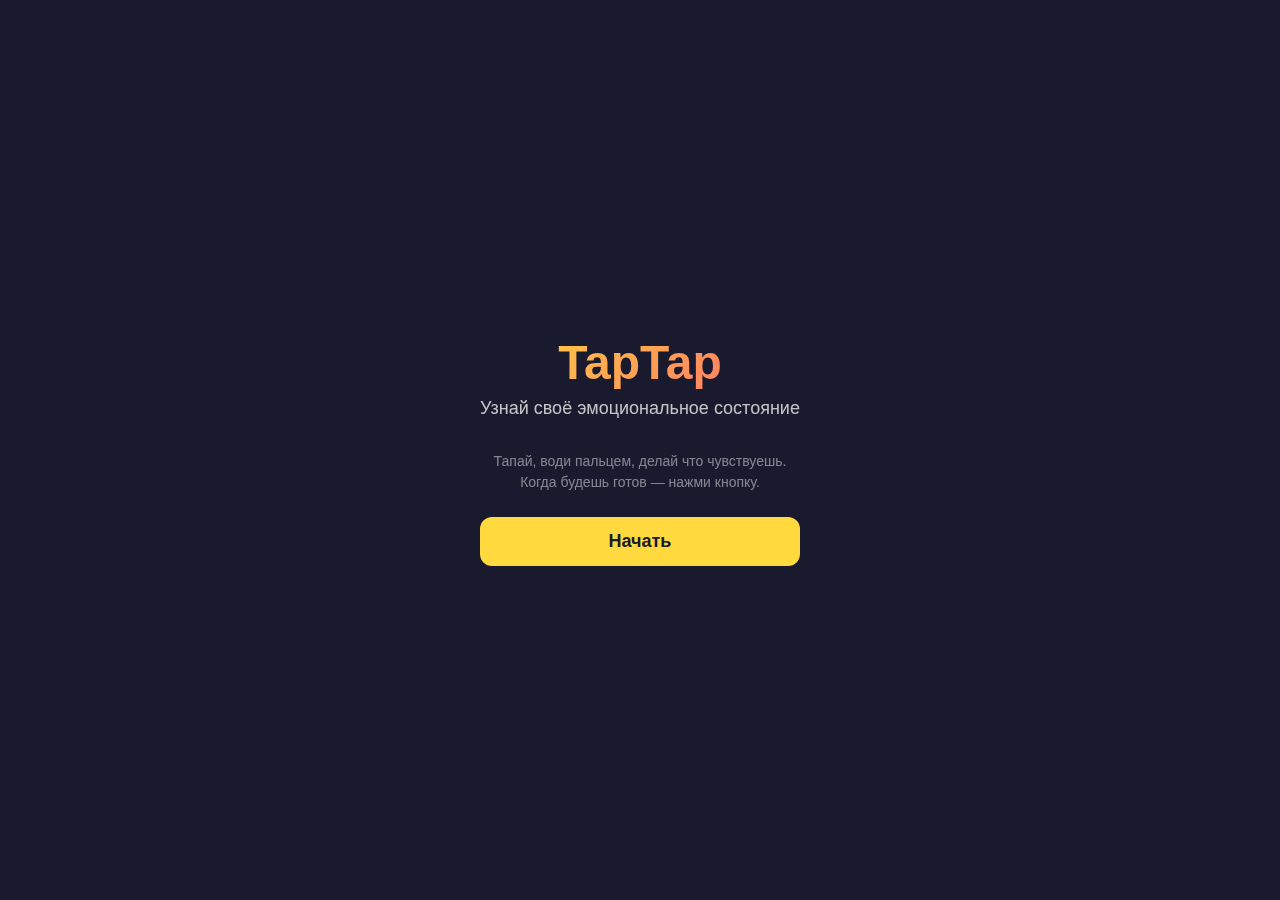
<file: webapp/index.html>
<!DOCTYPE html>
<html lang="ru">
<head>
  <meta charset="UTF-8">
  <meta name="viewport" content="width=device-width, initial-scale=1.0, user-scalable=no">
  <title>TapTap</title>
  <script src="https://telegram.org/js/telegram-web-app.js"></script>
  <link rel="stylesheet" href="style.css">
</head>
<body>
  <div id="app">
    <div id="intro-screen">
      <h1>TapTap</h1>
      <p class="subtitle">Узнай своё эмоциональное состояние</p>
      <p class="hint">Тапай, води пальцем, делай что чувствуешь.<br>Когда будешь готов — нажми кнопку.</p>
      <button id="start-btn">Начать</button>
    </div>

    <div id="tap-screen" class="hidden">
      <canvas id="trail-canvas"></canvas>
      <div id="tap-area">
        <div id="face-container">
          <svg id="face" viewBox="0 0 200 200" width="200" height="200">
            <circle id="face-bg" cx="100" cy="100" r="95" fill="#FFD93D" stroke="#E8B830" stroke-width="3"/>
            <ellipse id="eye-left" cx="70" cy="82" rx="8" ry="10" fill="#333"/>
            <ellipse id="eye-right" cx="130" cy="82" rx="8" ry="10" fill="#333"/>
            <path id="mouth" d="M 60 125 Q 100 160 140 125" stroke="#333" stroke-width="4" fill="none" stroke-linecap="round"/>
          </svg>
          <div id="pulse-ring"></div>
        </div>
        <p id="tap-counter">0 тапов</p>
        <p class="hint" id="gyro-hint"></p>
      </div>
      <button id="done-btn">Готово</button>
    </div>

    <div id="result-screen" class="hidden">
      <div id="thinking" class="hidden">
        <svg id="thinking-face" viewBox="0 0 200 200" width="120" height="120">
          <circle cx="100" cy="100" r="95" fill="#FFD93D" stroke="#E8B830" stroke-width="3"/>
          <ellipse cx="70" cy="82" rx="8" ry="10" fill="#333"/>
          <ellipse cx="130" cy="82" rx="8" ry="10" fill="#333"/>
          <line x1="65" y1="130" x2="135" y2="130" stroke="#333" stroke-width="4" stroke-linecap="round"/>
        </svg>
        <p>Анализирую...</p>
      </div>
      <div id="result-card" class="hidden">
        <div id="result-emoji"></div>
        <h2 id="result-emotion"></h2>
        <p id="result-description"></p>
        <div id="result-advice">
          <h3>Что можно сделать:</h3>
          <ul id="advice-list"></ul>
        </div>
        <div id="result-stats"></div>
        <button id="retry-btn">Попробовать ещё раз</button>
      </div>
    </div>
  </div>

  <script src="app.js"></script>
</body>
</html>
</file>
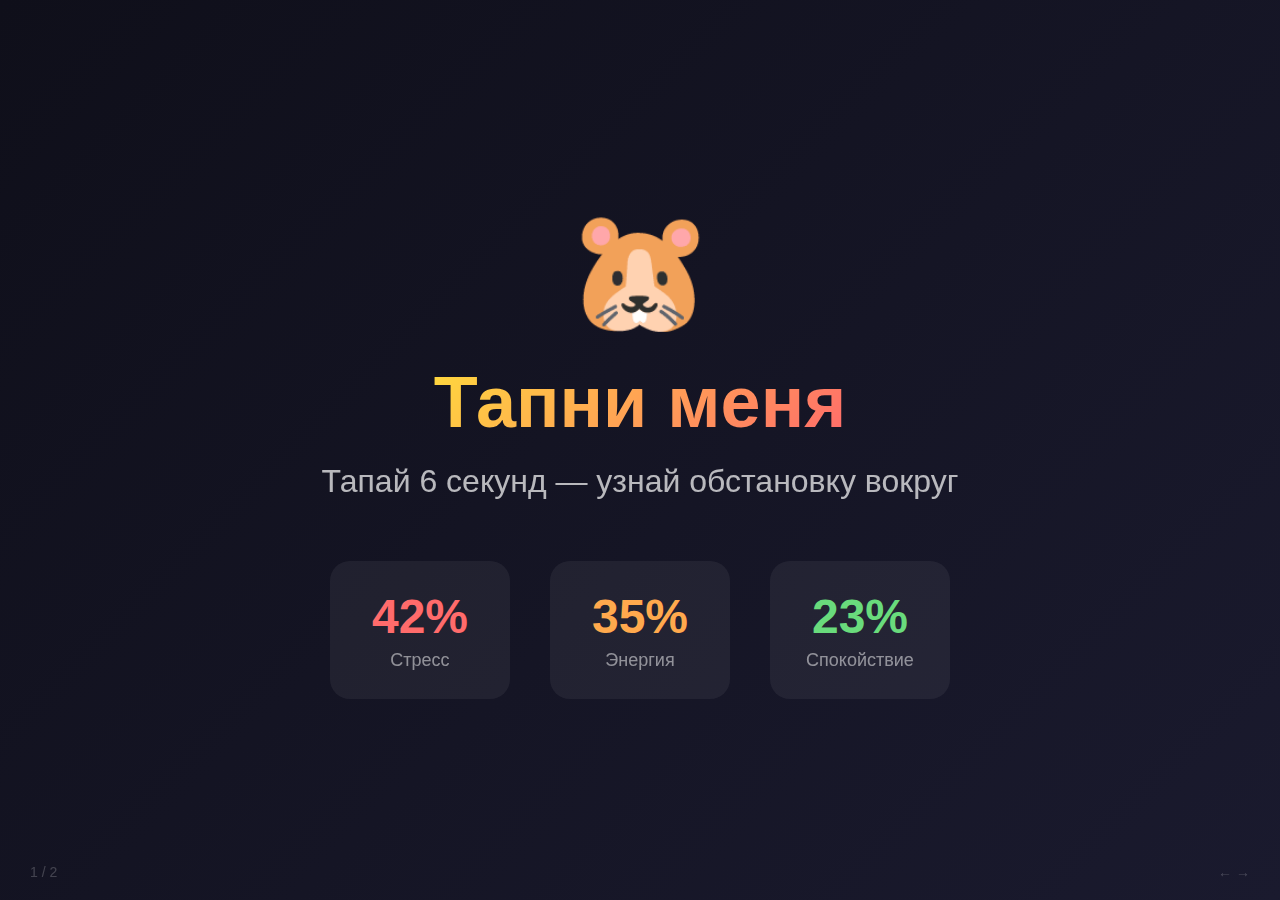
<file: presentation.html>
<!DOCTYPE html>
<html lang="ru">
<head>
<meta charset="UTF-8">
<meta name="viewport" content="width=device-width, initial-scale=1.0">
<title>TapTap Presentation</title>
<style>
* { margin: 0; padding: 0; box-sizing: border-box; }
body { font-family: -apple-system, BlinkMacSystemFont, 'Segoe UI', Roboto, sans-serif; background: #0f0f1a; color: #fff; overflow: hidden; }

.slide {
  display: none; width: 100vw; height: 100vh;
  flex-direction: column; align-items: center; justify-content: center;
  padding: 60px;
}
.slide.active { display: flex; }

/* Slide 1 */
.slide-1 { background: linear-gradient(135deg, #0f0f1a 0%, #1a1a2e 100%); }
.hamster { font-size: 120px; margin-bottom: 20px; animation: bounce 2s ease-in-out infinite; }
@keyframes bounce { 0%,100% { transform: translateY(0); } 50% { transform: translateY(-15px); } }
.title { font-size: 72px; font-weight: 800; margin-bottom: 16px; background: linear-gradient(135deg, #FFD93D, #FF6B6B); -webkit-background-clip: text; -webkit-text-fill-color: transparent; }
.offer { font-size: 32px; opacity: 0.7; margin-bottom: 48px; text-align: center; line-height: 1.4; }
.stats-row { display: flex; gap: 40px; margin-top: 10px; }
.stat-card {
  background: rgba(255,255,255,0.06); border-radius: 20px; padding: 28px 36px;
  text-align: center; min-width: 180px;
}
.stat-number { font-size: 48px; font-weight: 800; }
.stat-number.stress { color: #FF6B6B; }
.stat-number.energy { color: #FFA94D; }
.stat-number.calm { color: #69DB7C; }
.stat-label { font-size: 18px; opacity: 0.5; margin-top: 6px; }

/* Slide 2 */
.slide-2 { background: linear-gradient(135deg, #0f0f1a 0%, #1a1a2e 100%); }
.qr-title { font-size: 48px; font-weight: 700; margin-bottom: 40px; text-align: center; }
.qr-placeholder {
  width: 360px; height: 360px; border-radius: 24px;
  border: 3px dashed rgba(255,255,255,0.2);
  display: flex; align-items: center; justify-content: center;
  font-size: 20px; opacity: 0.3; margin-bottom: 32px;
  background: rgba(255,255,255,0.03);
}
.qr-hint { font-size: 24px; opacity: 0.5; }

/* Navigation */
.nav-hint {
  position: fixed; bottom: 20px; right: 30px;
  font-size: 14px; opacity: 0.2;
}
.slide-counter {
  position: fixed; bottom: 20px; left: 30px;
  font-size: 14px; opacity: 0.2;
}
</style>
</head>
<body>

<div class="slide slide-1 active">
  <div class="hamster">🐹</div>
  <div class="title">Тапни меня</div>
  <div class="offer">Тапай 6 секунд — узнай обстановку вокруг</div>
  <div class="stats-row">
    <div class="stat-card">
      <div class="stat-number stress">42%</div>
      <div class="stat-label">Стресс</div>
    </div>
    <div class="stat-card">
      <div class="stat-number energy">35%</div>
      <div class="stat-label">Энергия</div>
    </div>
    <div class="stat-card">
      <div class="stat-number calm">23%</div>
      <div class="stat-label">Спокойствие</div>
    </div>
  </div>
</div>

<div class="slide slide-2">
  <div class="hamster" style="font-size:80px; margin-bottom: 12px;">🐹</div>
  <div class="qr-title">Открой бота и тапни!</div>
  <img src="qr.png" width="360" height="360" style="border-radius:24px">
  <div class="qr-hint">Наведи камеру на QR-код</div>
</div>

<div class="slide-counter" id="counter">1 / 2</div>
<div class="nav-hint">← →</div>

<script>
var slides = document.querySelectorAll('.slide');
var current = 0;
var counter = document.getElementById('counter');
function show(n) {
  slides[current].classList.remove('active');
  current = (n + slides.length) % slides.length;
  slides[current].classList.add('active');
  counter.textContent = (current + 1) + ' / ' + slides.length;
}
document.addEventListener('keydown', function(e) {
  if (e.key === 'ArrowRight' || e.key === ' ') show(current + 1);
  if (e.key === 'ArrowLeft') show(current - 1);
});
document.addEventListener('click', function() { show(current + 1); });
</script>
</body>
</html>
</file>
<file: webapp/style.css>
* {
  margin: 0;
  padding: 0;
  box-sizing: border-box;
}

body {
  font-family: -apple-system, BlinkMacSystemFont, 'Segoe UI', Roboto, sans-serif;
  background: var(--tg-theme-bg-color, #1a1a2e);
  color: var(--tg-theme-text-color, #eee);
  min-height: 100vh;
  overflow: hidden;
  -webkit-user-select: none;
  user-select: none;
  -webkit-tap-highlight-color: transparent;
}

#app {
  display: flex;
  flex-direction: column;
  align-items: center;
  justify-content: center;
  min-height: 100vh;
  padding: 20px;
}

.hidden { display: none !important; }

/* Intro */
#intro-screen { text-align: center; animation: fadeIn 0.5s ease; }
#intro-screen h1 {
  font-size: 48px; margin-bottom: 8px;
  background: linear-gradient(135deg, #FFD93D, #FF6B6B);
  -webkit-background-clip: text; -webkit-text-fill-color: transparent; background-clip: text;
}
.subtitle { font-size: 18px; opacity: 0.8; margin-bottom: 32px; }
.hint { font-size: 14px; opacity: 0.5; line-height: 1.5; margin-bottom: 24px; }

button {
  background: var(--tg-theme-button-color, #FFD93D);
  color: var(--tg-theme-button-text-color, #1a1a2e);
  border: none; border-radius: 12px; padding: 14px 48px;
  font-size: 18px; font-weight: 600; cursor: pointer;
  transition: transform 0.15s ease, opacity 0.15s ease;
  width: 100%; max-width: 360px;
}
button:active { transform: scale(0.95); opacity: 0.8; }
button.secondary {
  background: rgba(255,255,255,0.08);
  color: var(--tg-theme-text-color, #eee);
  margin-top: 10px; font-size: 16px;
}

/* Tap Screen */
#tap-screen {
  display: flex; flex-direction: column; align-items: center; justify-content: center;
  width: 100%; height: 100vh; position: relative; animation: fadeIn 0.3s ease;
}

#timer-bar {
  position: absolute; top: 0; left: 0; width: 100%; height: 5px;
  background: rgba(255,255,255,0.08); z-index: 20;
}
#timer-fill {
  height: 100%; width: 100%;
  background: linear-gradient(90deg, #FFD93D, #FF6B6B);
  transition: width 0.1s linear;
}

#trail-canvas {
  position: absolute; top: 0; left: 0; width: 100%; height: 100%;
  z-index: 1; pointer-events: none;
}
#tap-area {
  position: absolute; top: 0; left: 0; width: 100%; height: 100%;
  z-index: 2; display: flex; flex-direction: column;
  align-items: center; justify-content: center; touch-action: none;
}
#face-container {
  position: relative; width: 200px; height: 200px;
  margin-bottom: 24px; pointer-events: none;
}
#face { position: relative; z-index: 2; transition: transform 0.08s ease; }
#face.tapped { transform: scale(0.92); }

#pulse-ring {
  position: absolute; top: 50%; left: 50%; width: 200px; height: 200px;
  border-radius: 50%; transform: translate(-50%,-50%) scale(1);
  border: 3px solid rgba(255,217,61,0.4); opacity: 0; z-index: 1; pointer-events: none;
}
#pulse-ring.animate { animation: pulse 0.5s ease-out; }
@keyframes pulse {
  0% { transform: translate(-50%,-50%) scale(1); opacity: 0.6; }
  100% { transform: translate(-50%,-50%) scale(1.6); opacity: 0; }
}

#tap-counter { font-size: 24px; font-weight: 600; margin-bottom: 8px; pointer-events: none; }
#gyro-hint { margin-bottom: 0; min-height: 20px; pointer-events: none; }

#done-btn {
  position: absolute; bottom: 32px; z-index: 10;
  padding: 12px 40px; font-size: 16px; opacity: 0.85; width: auto;
}

/* Result */
#result-screen {
  text-align: center; width: 100%; max-width: 360px;
  animation: fadeIn 0.5s ease; overflow-y: auto; max-height: 100vh;
}
#thinking { display: flex; flex-direction: column; align-items: center; gap: 16px; }
#thinking-face { animation: wobble 1s ease-in-out infinite; }
#thinking p { font-size: 18px; opacity: 0.7; }
@keyframes wobble { 0%,100% { transform: rotate(-5deg); } 50% { transform: rotate(5deg); } }

#result-card { animation: slideUp 0.5s ease; }
#result-emoji { font-size: 72px; margin-bottom: 12px; }
#result-emotion { font-size: 28px; margin-bottom: 8px; }
#result-description { font-size: 15px; opacity: 0.7; line-height: 1.5; margin-bottom: 24px; }
#result-advice {
  background: rgba(255,255,255,0.06); border-radius: 16px;
  padding: 20px; margin-bottom: 20px; text-align: left;
}
#result-advice h3 { font-size: 14px; opacity: 0.5; margin-bottom: 12px; text-transform: uppercase; letter-spacing: 0.5px; }
#advice-list { list-style: none; padding: 0; }
#advice-list li { padding: 8px 0; font-size: 15px; line-height: 1.4; border-bottom: 1px solid rgba(255,255,255,0.05); }
#advice-list li:last-child { border-bottom: none; }
#result-stats { font-size: 12px; opacity: 0.3; margin-bottom: 24px; }

@keyframes fadeIn { from { opacity: 0; } to { opacity: 1; } }
@keyframes slideUp { from { opacity: 0; transform: translateY(30px); } to { opacity: 1; transform: translateY(0); } }

#face-bg { transition: fill 0.15s ease; }
.face-stressed #face-bg { fill: #FF6B6B; }
.face-excited #face-bg { fill: #FFA94D; }
.face-calm #face-bg { fill: #69DB7C; }
.face-anxious #face-bg { fill: #DA77F2; }
.face-focused #face-bg { fill: #74C0FC; }
.face-sad #face-bg { fill: #748FFC; }

/* Countdown */
#countdown-screen {
  display: flex; flex-direction: column; align-items: center; justify-content: center;
  width: 100%; height: 100vh; animation: fadeIn 0.3s ease;
}
.countdown-hint {
  font-size: 18px; opacity: 0.7; margin-bottom: 32px;
}
#countdown-number {
  font-size: 120px; font-weight: 700;
  background: linear-gradient(135deg, #FFD93D, #FF6B6B);
  -webkit-background-clip: text; -webkit-text-fill-color: transparent; background-clip: text;
  animation: countPop 0.8s ease-in-out;
}
@keyframes countPop {
  0% { transform: scale(0.3); opacity: 0; }
  50% { transform: scale(1.15); opacity: 1; }
  100% { transform: scale(1); opacity: 1; }
}

/* Group Dashboard */
#group-screen {
  text-align: center; width: 100%; max-width: 400px;
  animation: fadeIn 0.5s ease; overflow-y: auto; max-height: 100vh;
  padding-bottom: 20px;
}
#group-title {
  font-size: 24px; margin-bottom: 8px;
  background: linear-gradient(135deg, #FFD93D, #FF6B6B);
  -webkit-background-clip: text; -webkit-text-fill-color: transparent; background-clip: text;
}
#group-count { font-size: 14px; opacity: 0.5; margin-bottom: 12px; }
#group-dominant { margin-bottom: 16px; font-size: 16px; line-height: 1.6; }
#group-error { color: #FF6B6B; font-size: 13px; min-height: 0; margin-bottom: 8px; }
.group-loading { font-size: 15px; opacity: 0.5; padding: 32px 0; }

.chart-container {
  background: rgba(255,255,255,0.04); border-radius: 16px;
  padding: 16px; margin-bottom: 16px;
}
.chart-label {
  font-size: 12px; opacity: 0.5; text-transform: uppercase;
  letter-spacing: 0.5px; margin-bottom: 8px;
}

.members-title {
  font-size: 14px; opacity: 0.5; text-transform: uppercase;
  letter-spacing: 0.5px; margin: 16px 0 8px; text-align: left;
}
#members-list { text-align: left; margin-bottom: 20px; }

.member-card {
  background: rgba(255,255,255,0.04); border-radius: 12px;
  padding: 12px 14px; margin-bottom: 8px; border-left: 3px solid #888;
}
.member-header { display: flex; align-items: center; gap: 8px; margin-bottom: 4px; }
.member-emoji { font-size: 22px; }
.member-name { font-weight: 600; font-size: 15px; flex: 1; }
.member-emotion { font-size: 13px; opacity: 0.7; }
.member-stats {
  display: flex; flex-wrap: wrap; gap: 2px 10px;
  font-size: 12px; opacity: 0.5;
}
.member-time { font-size: 11px; opacity: 0.3; margin-top: 4px; }
.no-members { text-align: center; opacity: 0.5; padding: 20px; }

/* Survey Screen */
#survey-screen {
  text-align: center; width: 100%; max-width: 360px;
  animation: fadeIn 0.5s ease; overflow-y: auto; max-height: 100vh;
}
.survey-title {
  font-size: 24px; margin-bottom: 6px;
  background: linear-gradient(135deg, #FFD93D, #FF6B6B);
  -webkit-background-clip: text; -webkit-text-fill-color: transparent; background-clip: text;
}
.survey-hint { font-size: 14px; opacity: 0.5; margin-bottom: 20px; }

.sam-scale { margin-bottom: 16px; }
.sam-label {
  font-size: 13px; opacity: 0.6; text-transform: uppercase;
  letter-spacing: 0.5px; margin-bottom: 8px;
}
.sam-row {
  display: flex; align-items: center; justify-content: center; gap: 8px;
}
.sam-anchor { font-size: 24px; }
.sam-circles { display: flex; gap: 6px; }
.sam-circle {
  width: 40px; height: 40px; border-radius: 50%;
  background: rgba(255,255,255,0.08); border: 2px solid rgba(255,255,255,0.15);
  display: flex; align-items: center; justify-content: center;
  font-size: 14px; font-weight: 600; opacity: 0.6;
  cursor: pointer; transition: all 0.15s ease;
}
.sam-circle.selected {
  background: var(--tg-theme-button-color, #FFD93D);
  color: var(--tg-theme-button-text-color, #1a1a2e);
  border-color: var(--tg-theme-button-color, #FFD93D);
  opacity: 1; transform: scale(1.1);
}

.emotion-picker { margin-bottom: 20px; }
.emotion-grid {
  display: grid; grid-template-columns: repeat(3, 1fr); gap: 8px;
}
.emotion-option {
  display: flex; flex-direction: column; align-items: center; gap: 4px;
  padding: 12px 8px; border-radius: 12px;
  background: rgba(255,255,255,0.06); border: 2px solid transparent;
  cursor: pointer; font-size: 28px; transition: all 0.15s ease;
}
.emotion-option span { font-size: 11px; opacity: 0.7; }
.emotion-option.selected {
  border-color: var(--tg-theme-button-color, #FFD93D);
  background: rgba(255,217,61,0.12);
}

button:disabled {
  opacity: 0.3; cursor: default;
}

/* Feedback Section */
.feedback-divider {
  height: 1px; background: rgba(255,255,255,0.08);
  margin: 24px 0;
}
.feedback-question {
  font-size: 16px; font-weight: 600; margin-bottom: 12px;
}
.star-rating {
  display: flex; justify-content: center; gap: 8px; margin-bottom: 16px;
}
.star {
  font-size: 36px; color: rgba(255,255,255,0.2); cursor: pointer;
  transition: color 0.15s ease, transform 0.15s ease;
}
.star.active { color: #FFD93D; }
.star:active { transform: scale(0.9); }

.emotion-grid-small .emotion-option { font-size: 22px; padding: 8px 6px; }
.emotion-grid-small .emotion-option span { font-size: 10px; }

#feedback-correction { margin-bottom: 16px; animation: fadeIn 0.3s ease; }
#feedback-done-btn { margin-bottom: 16px; }
#post-feedback-buttons { width: 100%; max-width: 360px; }
</file>
